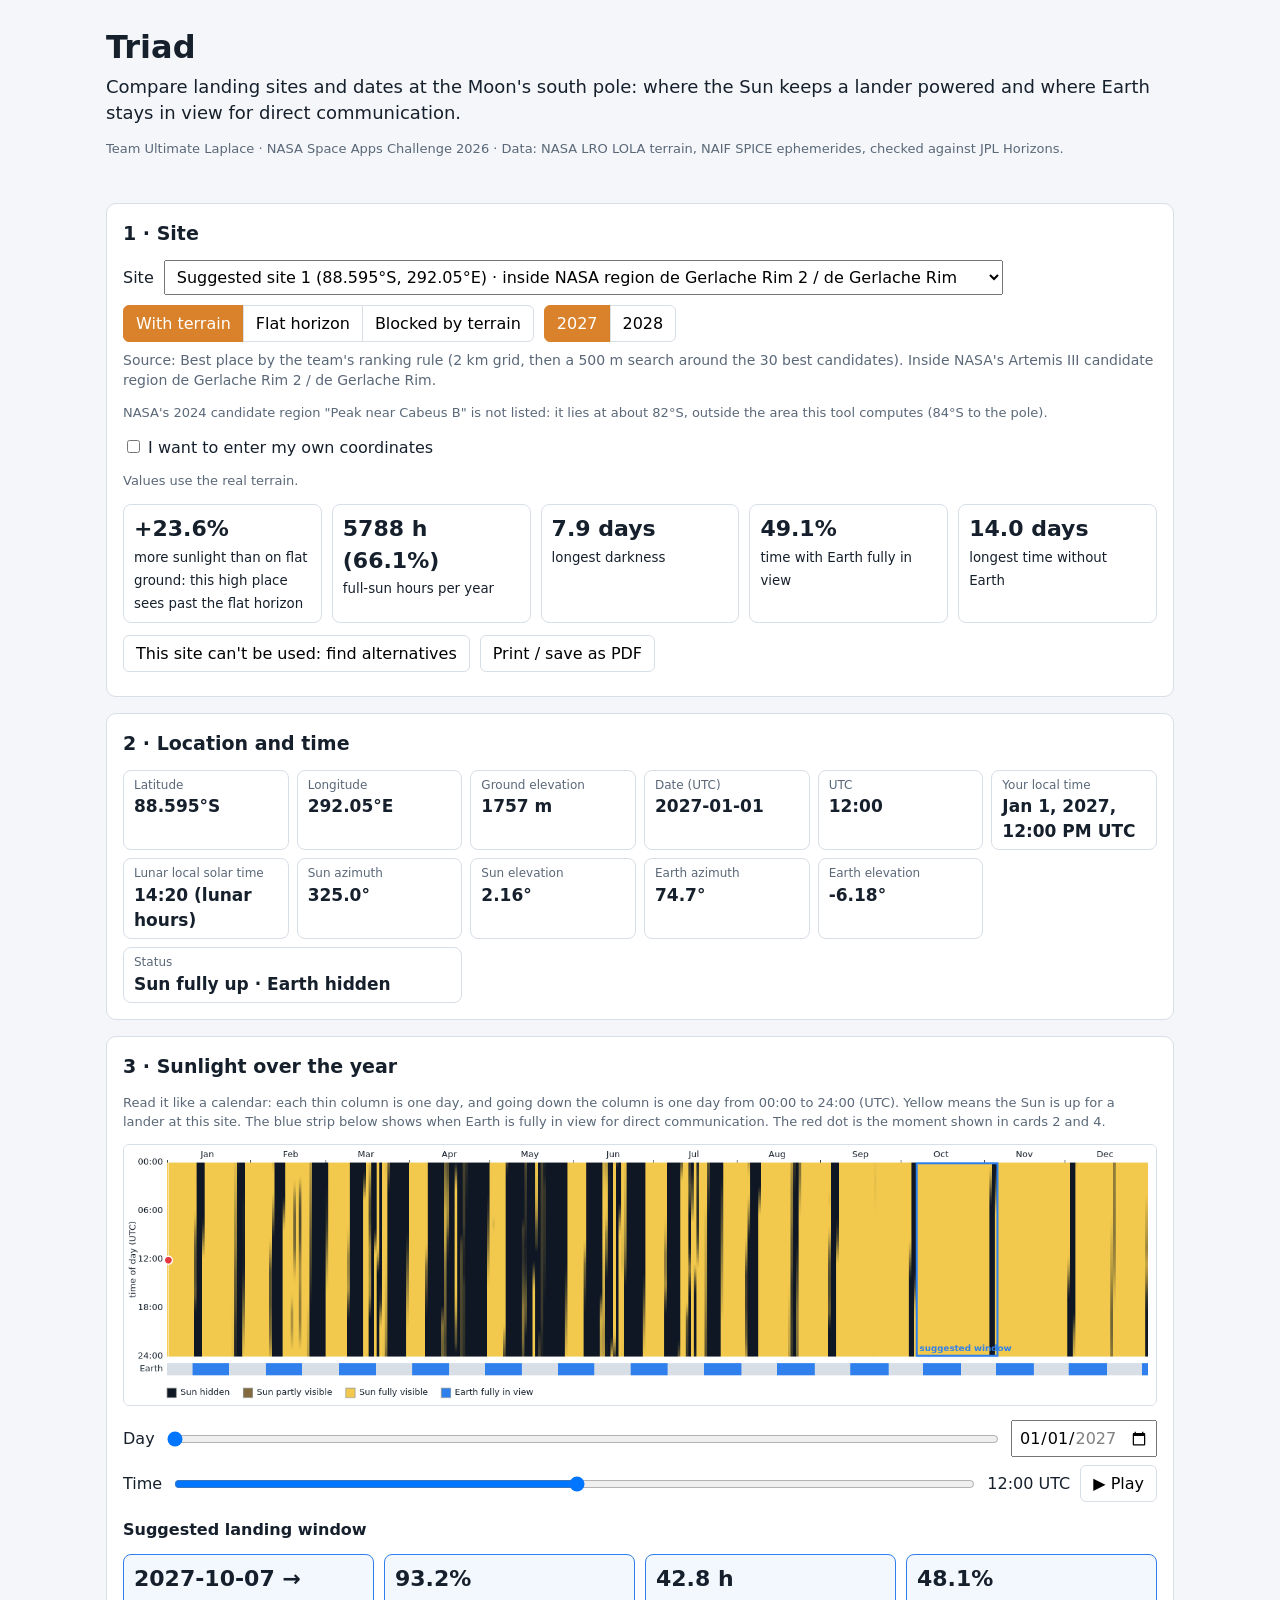
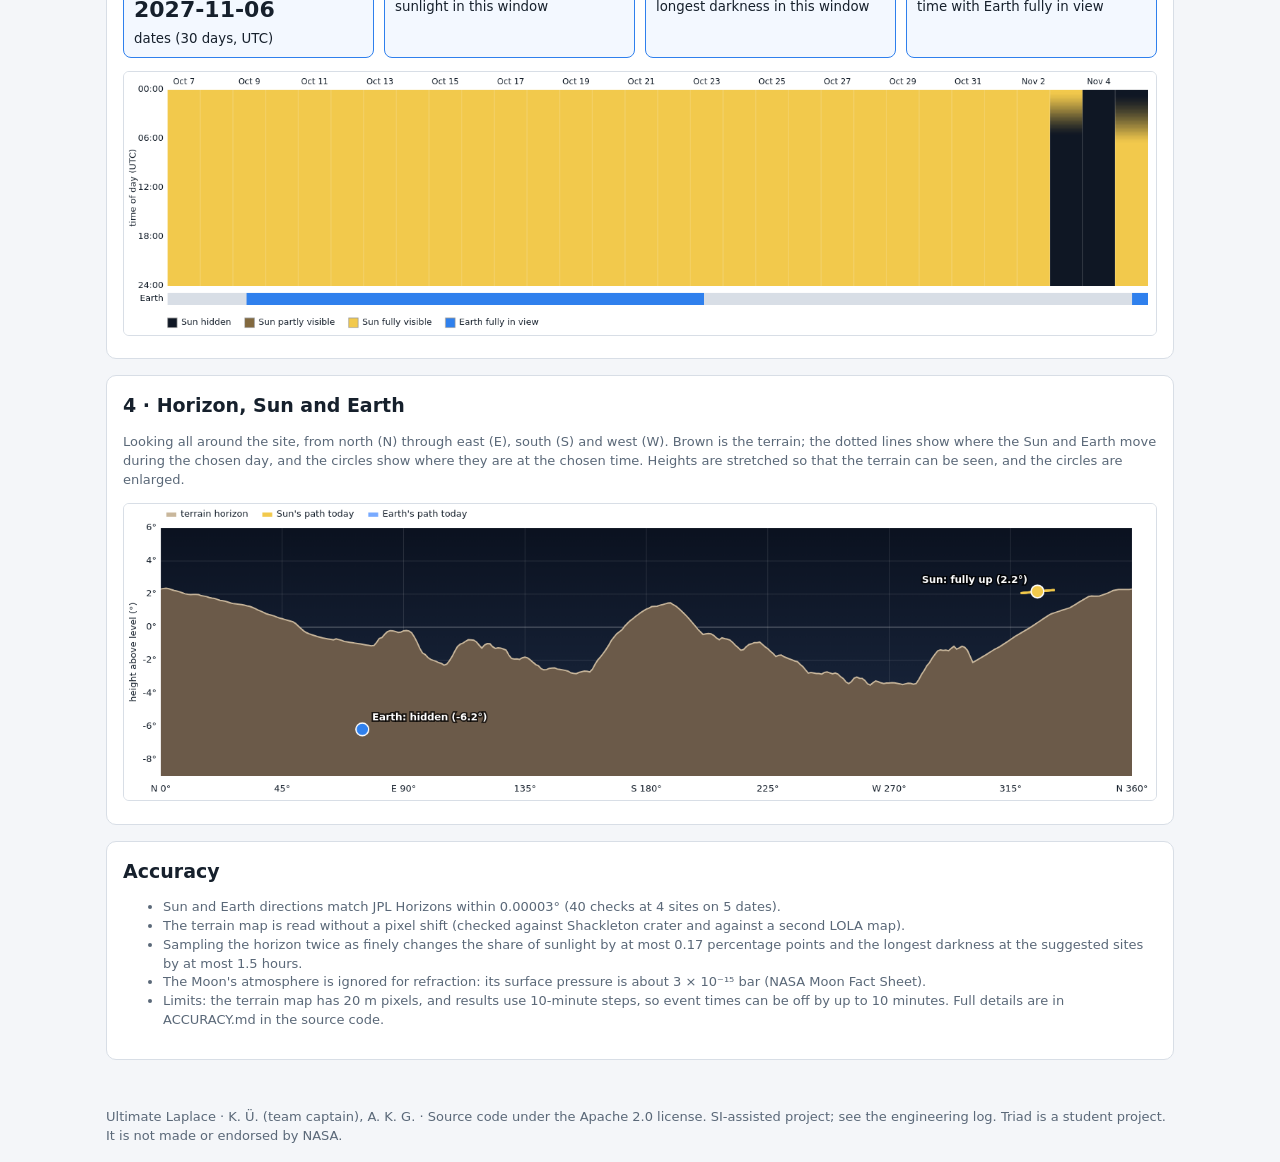
<file: docs/index.html>
<!doctype html>
<html lang="en">
<head>
<meta charset="utf-8">
<meta name="viewport" content="width=device-width, initial-scale=1">
<title>Triad · Lunar Landing Site Navigator</title>
<link rel="stylesheet" href="style.css">
</head>
<body>
<header>
  <h1>Triad</h1>
  <p class="lead">Compare landing sites and dates at the Moon's south pole: where the Sun keeps a lander powered and where Earth stays in view for direct communication.</p>
  <p class="small">Team Ultimate Laplace · NASA Space Apps Challenge 2026 · Data: NASA LRO LOLA terrain, NAIF SPICE ephemerides, checked against JPL Horizons.</p>
</header>

<main>
  <section class="card" id="card-site">
    <h2>1 · Site</h2>
    <div class="row">
      <label for="site">Site</label>
      <select id="site"></select>
      <div class="modes" role="group" aria-label="Horizon">
        <button type="button" data-mode="terrain" class="on">With terrain</button>
        <button type="button" data-mode="flat">Flat horizon</button>
        <button type="button" data-mode="blocked">Blocked by terrain</button>
      </div>
      <div class="modes" role="group" aria-label="Year">
        <button type="button" data-year="2027" class="on">2027</button>
        <button type="button" data-year="2028">2028</button>
      </div>
    </div>
    <p class="source" id="site-source"></p>
    <p class="small">NASA's 2024 candidate region "Peak near Cabeus B" is not listed: it lies at about 82°S, outside the area this tool computes (84°S to the pole).</p>
    <label class="check"><input type="checkbox" id="own"> I want to enter my own coordinates</label>
    <div id="own-box" hidden>
      <div class="row">
        <label>Latitude (°, south is negative) <input id="own-lat" type="number" step="0.001" min="-90" max="-84" value="-89.5"></label>
        <label>Longitude (° east, 0–360) <input id="own-lon" type="number" step="0.01" min="0" max="360" value="0"></label>
        <button type="button" id="own-go">Show this place</button>
      </div>
      <div class="match" id="own-match" hidden></div>
      <p class="small" id="own-note">Covers 84°S to the pole. The tool uses the nearest computed point (2 km grid) and says how far away it is.</p>
    </div>
    <p class="small" id="mode-note"></p>
    <div class="stats">
      <div><span id="m-lost">–</span><small id="m-lost-label">sunlight lost to terrain per year</small></div>
      <div><span id="m-sunh">–</span><small>full-sun hours per year</small></div>
      <div><span id="m-dark">–</span><small>longest darkness</small></div>
      <div><span id="m-earth">–</span><small>time with Earth fully in view</small></div>
      <div><span id="m-gap">–</span><small>longest time without Earth</small></div>
    </div>
    <div class="row">
      <button type="button" id="alt-go">This site can't be used: find alternatives</button>
      <button type="button" id="print">Print / save as PDF</button>
    </div>
    <div id="alt-out"></div>
  </section>

  <section class="card" id="card-time">
    <h2>2 · Location and time</h2>
    <div class="grid" id="facts"></div>
  </section>

  <section class="card" id="card-year">
    <h2>3 · Sunlight over the year</h2>
    <p class="small">Read it like a calendar: each thin column is one day, and going down the column is one day from 00:00 to 24:00 (UTC). Yellow means the Sun is up for a lander at this site. The blue strip below shows when Earth is fully in view for direct communication. The red dot is the moment shown in cards 2 and 4.</p>
    <canvas id="year"></canvas>
    <div class="row">
      <label for="day">Day</label><input id="day" type="range" min="0" max="364" value="0">
      <input id="day-out" type="date" aria-label="Date (UTC); you can type it or pick it">
    </div>
    <div class="row">
      <label for="time">Time</label><input id="time" type="range" min="0" max="143" value="72">
      <output id="time-out"></output>
      <button type="button" id="play">▶ Play</button>
    </div>
    <h3>Suggested landing window</h3>
    <div class="stats window">
      <div><span id="w-dates">–</span><small>dates (30 days, UTC)</small></div>
      <div><span id="w-sun">–</span><small>sunlight in this window</small></div>
      <div><span id="w-dark">–</span><small>longest darkness in this window</small></div>
      <div><span id="w-earth">–</span><small>time with Earth fully in view</small></div>
    </div>
    <p class="small" id="window-out"></p>
    <canvas id="month"></canvas>
  </section>

  <section class="card" id="card-horizon">
    <h2>4 · Horizon, Sun and Earth</h2>
    <p class="small">Looking all around the site, from north (N) through east (E), south (S) and west (W). Brown is the terrain; the dotted lines show where the Sun and Earth move during the chosen day, and the circles show where they are at the chosen time. Heights are stretched so that the terrain can be seen, and the circles are enlarged.</p>
    <canvas id="horizon" width="1460" height="420"></canvas>
  </section>

  <section class="card" id="card-accuracy">
    <h2>Accuracy</h2>
    <ul class="small" id="accuracy">
      <li>Sun and Earth directions match JPL Horizons within 0.00003° (40 checks at 4 sites on 5 dates).</li>
      <li>The terrain map is read without a pixel shift (checked against Shackleton crater and against a second LOLA map).</li>
      <li>Sampling the horizon twice as finely changes the share of sunlight by at most 0.17 percentage points and the longest darkness at the suggested sites by at most 1.5 hours.</li>
      <li>The Moon's atmosphere is ignored for refraction: its surface pressure is about 3 × 10⁻¹⁵ bar (NASA Moon Fact Sheet).</li>
      <li>Limits: the terrain map has 20 m pixels, and results use 10-minute steps, so event times can be off by up to 10 minutes. Full details are in ACCURACY.md in the source code.</li>
    </ul>
  </section>
</main>

<footer class="small">Ultimate Laplace · K. Ü. (team captain), A. K. G. · Source code under the Apache 2.0 license. SI-assisted project; see the engineering log. Triad is a student project. It is not made or endorsed by NASA.</footer>

<script type="module" src="js/app.js?v=7"></script>
</body>
</html>
</file>
<file: docs/style.css>
:root {
  --ink: #16202c;
  --muted: #5a6878;
  --line: #d8dee6;
  --bg: #f4f6f9;
  --card: #ffffff;
  --accent: #d9822b;
  --sun: #f2c94c;
  --earth: #2f80ed;
}
* { box-sizing: border-box; }
body { margin: 0; font: 16px/1.45 system-ui, -apple-system, "Segoe UI", sans-serif; color: var(--ink); background: var(--bg); }
header, main, footer { max-width: 1100px; margin: 0 auto; padding: 16px; }
h1 { margin: 8px 0 4px; font-size: 32px; }
h2 { margin: 0 0 12px; font-size: 19px; }
h3 { margin: 16px 0 8px; font-size: 16px; }
.lead { margin: 0 0 4px; font-size: 18px; }
.small { font-size: 13px; color: var(--muted); }
.card { background: var(--card); border: 1px solid var(--line); border-radius: 10px; padding: 16px; margin-bottom: 16px; }
.row { display: flex; flex-wrap: wrap; align-items: center; gap: 10px; margin: 8px 0; }
.row input[type=range] { flex: 1; min-width: 200px; }
select, input, button { font: inherit; }
select { padding: 6px 8px; min-width: 260px; }
input[type=number] { width: 120px; padding: 4px 6px; margin-left: 6px; }
input[type=date] { padding: 4px 6px; }
button { padding: 6px 12px; border: 1px solid var(--line); border-radius: 6px; background: #fff; cursor: pointer; }
button:hover { border-color: var(--accent); }
.modes { display: inline-flex; }
.modes button { border-radius: 0; margin-left: -1px; }
.modes button:first-child { border-radius: 6px 0 0 6px; margin-left: 0; }
.modes button:last-child { border-radius: 0 6px 6px 0; }
.modes button.on { background: var(--accent); border-color: var(--accent); color: #fff; }
.check { display: block; margin: 8px 0; }
.match { border: 1px solid #2f80ed; background: #eef5ff; border-radius: 8px; padding: 4px 12px; margin: 8px 0; }
.match p { margin: 6px 0; }
.source { margin: 4px 0; font-size: 14px; color: var(--muted); }
.stats { display: grid; grid-template-columns: repeat(auto-fit, minmax(170px, 1fr)); gap: 10px; margin: 12px 0; }
.stats div { border: 1px solid var(--line); border-radius: 8px; padding: 8px 10px; }
.stats span { display: block; font-size: 22px; font-weight: 600; }
.stats.window div { border-color: #2f80ed; background: #f3f8ff; }
.grid { display: grid; grid-template-columns: repeat(auto-fit, minmax(160px, 1fr)); gap: 8px; }
.grid div { border: 1px solid var(--line); border-radius: 8px; padding: 6px 10px; }
.grid small { display: block; color: var(--muted); font-size: 12px; }
.grid b { font-size: 17px; }
.grid .status { grid-column: span 2; }
canvas { width: 100%; height: auto; border: 1px solid var(--line); border-radius: 6px; background: #fff; }
table { border-collapse: collapse; width: 100%; font-size: 14px; margin-top: 8px; }
th, td { text-align: left; padding: 4px 6px; border-bottom: 1px solid var(--line); }
footer { color: var(--muted); }
@media print {
  body { background: #fff; }
  .row button, #own, .check, #alt-go, #play, input[type=range], .modes { display: none !important; }
  .card { break-inside: avoid; border-color: #999; }
  canvas { border-color: #999; }
}
</file>
